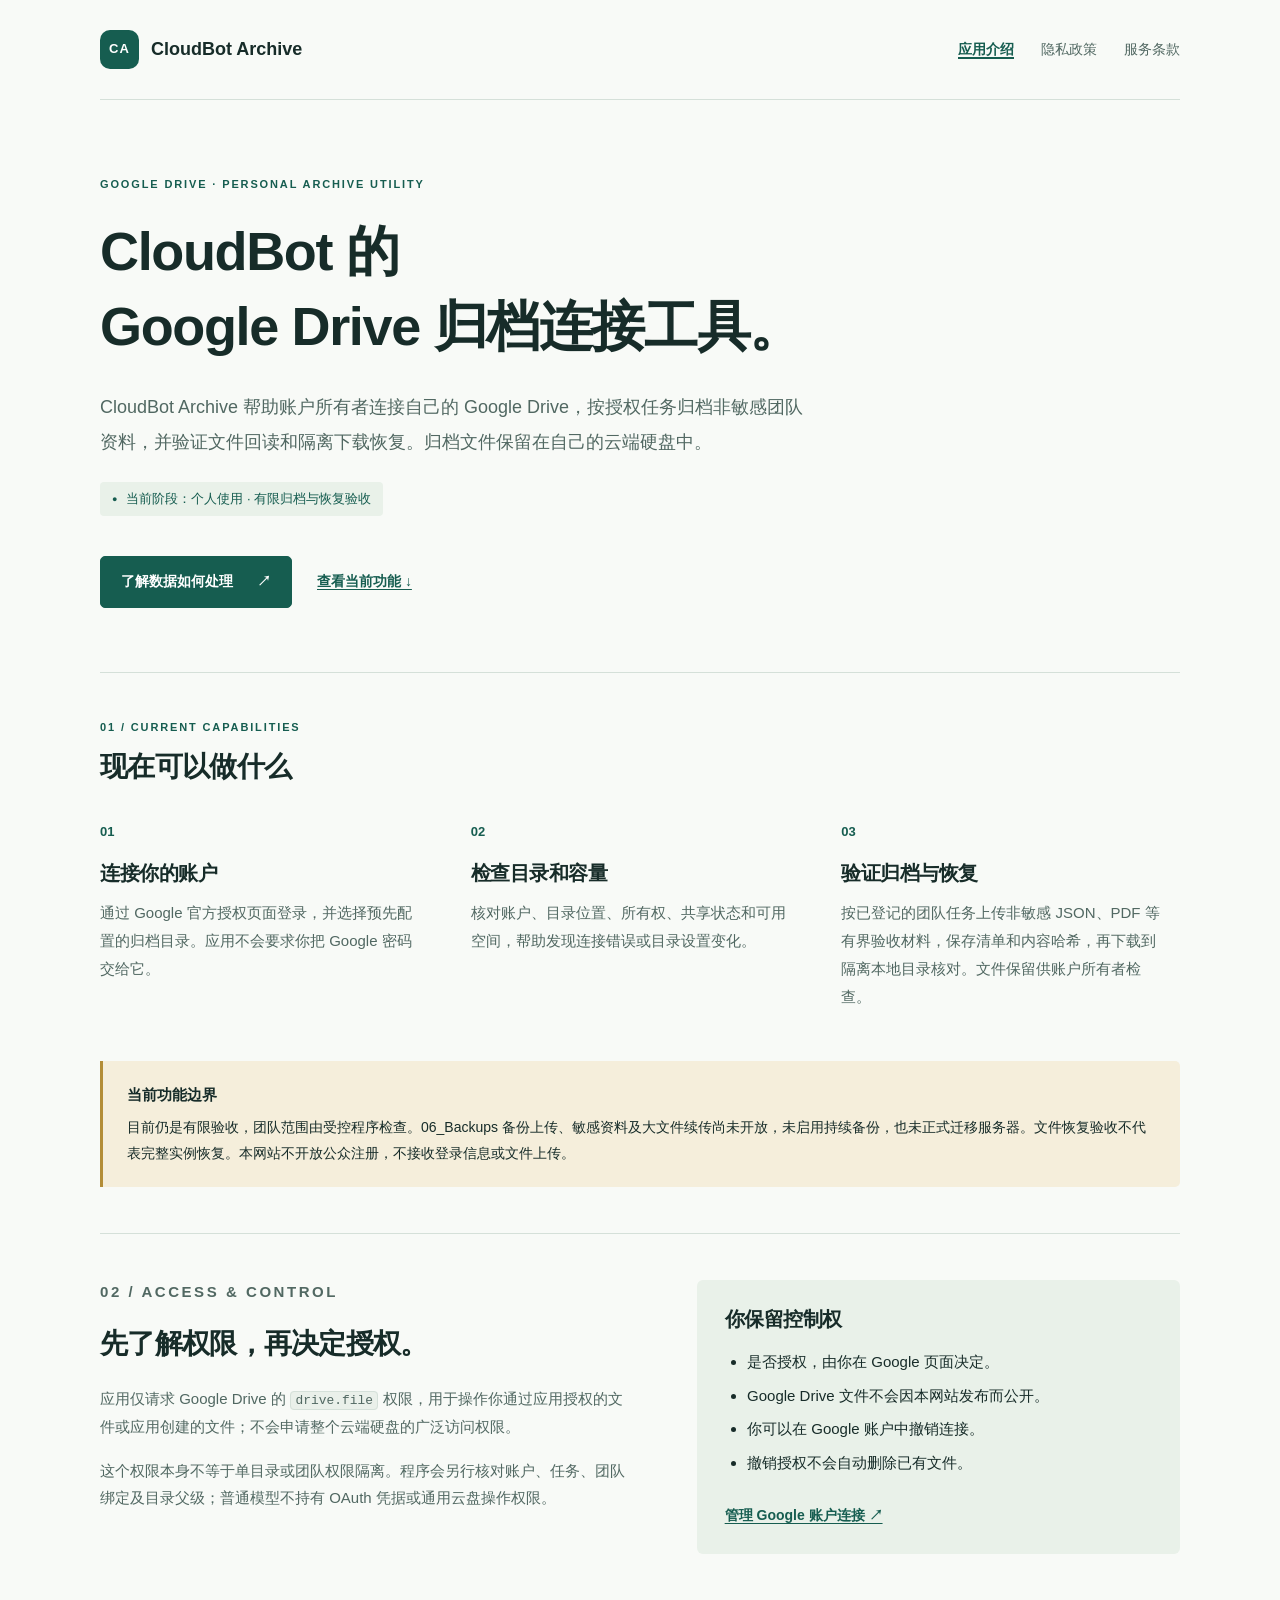
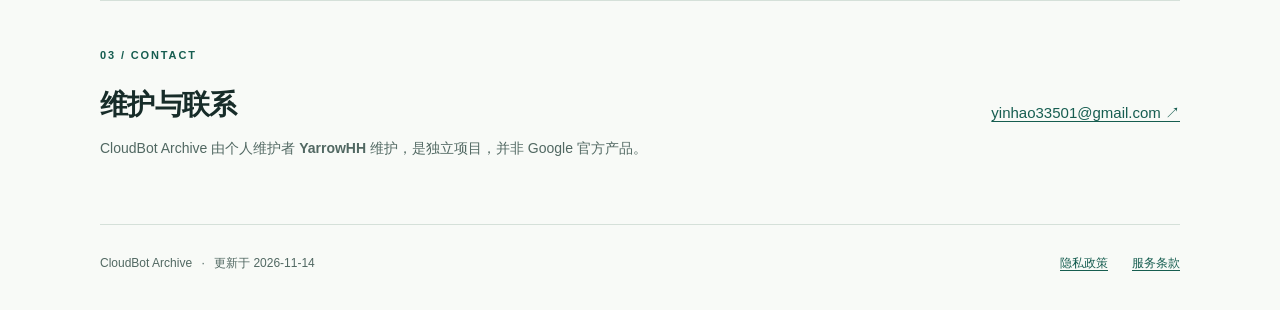
<file: index.html>
<!doctype html>
<html lang="zh-CN">
<head>
  <meta charset="utf-8">
  <meta name="viewport" content="width=device-width, initial-scale=1">
  <meta name="description" content="CloudBot Archive 是面向账户所有者的自用 Google Drive 归档连接工具。了解目前的功能、授权范围及数据处理方式。">
  <meta name="referrer" content="strict-origin-when-cross-origin">
  <title>CloudBot Archive · 应用介绍</title>
  <link rel="canonical" href="https://yarrowhh.github.io/">
  <link rel="stylesheet" href="/styles.css">
</head>
<body>
  <a class="skip" href="#main">跳到正文</a>
  <header class="site-header wrap">
    <a class="brand" href="/" aria-label="CloudBot Archive 首页"><span class="brand-mark" aria-hidden="true">CA</span><span>CloudBot Archive</span></a>
    <nav aria-label="网站导航"><a href="/" aria-current="page">应用介绍</a><a href="/privacy.html">隐私政策</a><a href="/terms.html">服务条款</a></nav>
  </header>
  <main id="main" class="wrap">
    <section class="hero" aria-labelledby="intro-title">
      <p class="eyebrow">GOOGLE DRIVE · PERSONAL ARCHIVE UTILITY</p>
      <h1 id="intro-title">CloudBot 的<br>Google Drive 归档连接工具。</h1>
      <p class="lead">CloudBot Archive 帮助账户所有者连接自己的 Google Drive，按授权任务归档非敏感团队资料，并验证文件回读和隔离下载恢复。归档文件保留在自己的云端硬盘中。</p>
      <p class="status"><span aria-hidden="true">●</span> 当前阶段：个人使用 · 有限归档与恢复验收</p>
      <div class="hero-links"><a class="button" href="/privacy.html">了解数据如何处理 <span aria-hidden="true">↗</span></a><a class="text-link" href="#capabilities">查看当前功能 ↓</a></div>
    </section>
    <section class="section" id="capabilities" aria-labelledby="capabilities-title">
      <div class="section-heading"><p class="eyebrow">01 / CURRENT CAPABILITIES</p><h2 id="capabilities-title">现在可以做什么</h2></div>
      <div class="features">
        <article><span class="number">01</span><h3>连接你的账户</h3><p>通过 Google 官方授权页面登录，并选择预先配置的归档目录。应用不会要求你把 Google 密码交给它。</p></article>
        <article><span class="number">02</span><h3>检查目录和容量</h3><p>核对账户、目录位置、所有权、共享状态和可用空间，帮助发现连接错误或目录设置变化。</p></article>
        <article><span class="number">03</span><h3>验证归档与恢复</h3><p>按已登记的团队任务上传非敏感 JSON、PDF 等有界验收材料，保存清单和内容哈希，再下载到隔离本地目录核对。文件保留供账户所有者检查。</p></article>
      </div>
      <aside class="note"><strong>当前功能边界</strong><p>目前仍是有限验收，团队范围由受控程序检查。06_Backups 备份上传、敏感资料及大文件续传尚未开放，未启用持续备份，也未正式迁移服务器。文件恢复验收不代表完整实例恢复。本网站不开放公众注册，不接收登录信息或文件上传。</p></aside>
    </section>
    <section class="section two-columns" aria-labelledby="access-title">
      <div><p class="eyebrow">02 / ACCESS &amp; CONTROL</p><h2 id="access-title">先了解权限，再决定授权。</h2><p>应用仅请求 Google Drive 的 <code>drive.file</code> 权限，用于操作你通过应用授权的文件或应用创建的文件；不会申请整个云端硬盘的广泛访问权限。</p><p>这个权限本身不等于单目录或团队权限隔离。程序会另行核对账户、任务、团队绑定及目录父级；普通模型不持有 OAuth 凭据或通用云盘操作权限。</p></div>
      <div class="control-panel"><h3>你保留控制权</h3><ul><li>是否授权，由你在 Google 页面决定。</li><li>Google Drive 文件不会因本网站发布而公开。</li><li>你可以在 Google 账户中撤销连接。</li><li>撤销授权不会自动删除已有文件。</li></ul><a class="text-link" href="https://myaccount.google.com/connections">管理 Google 账户连接 ↗</a></div>
    </section>
    <section class="section contact" aria-labelledby="contact-title"><div><p class="eyebrow">03 / CONTACT</p><h2 id="contact-title">维护与联系</h2><p>CloudBot Archive 由个人维护者 <strong>YarrowHH</strong> 维护，是独立项目，并非 Google 官方产品。</p></div><a class="contact-address" href="mailto:yinhao33501@gmail.com">yinhao33501@gmail.com ↗</a></section>
  </main>
  <footer class="site-footer wrap"><p>CloudBot Archive <span>·</span> 更新于 2026-11-14</p><div><a href="/privacy.html">隐私政策</a><a href="/terms.html">服务条款</a></div></footer>
</body>
</html>
</file>
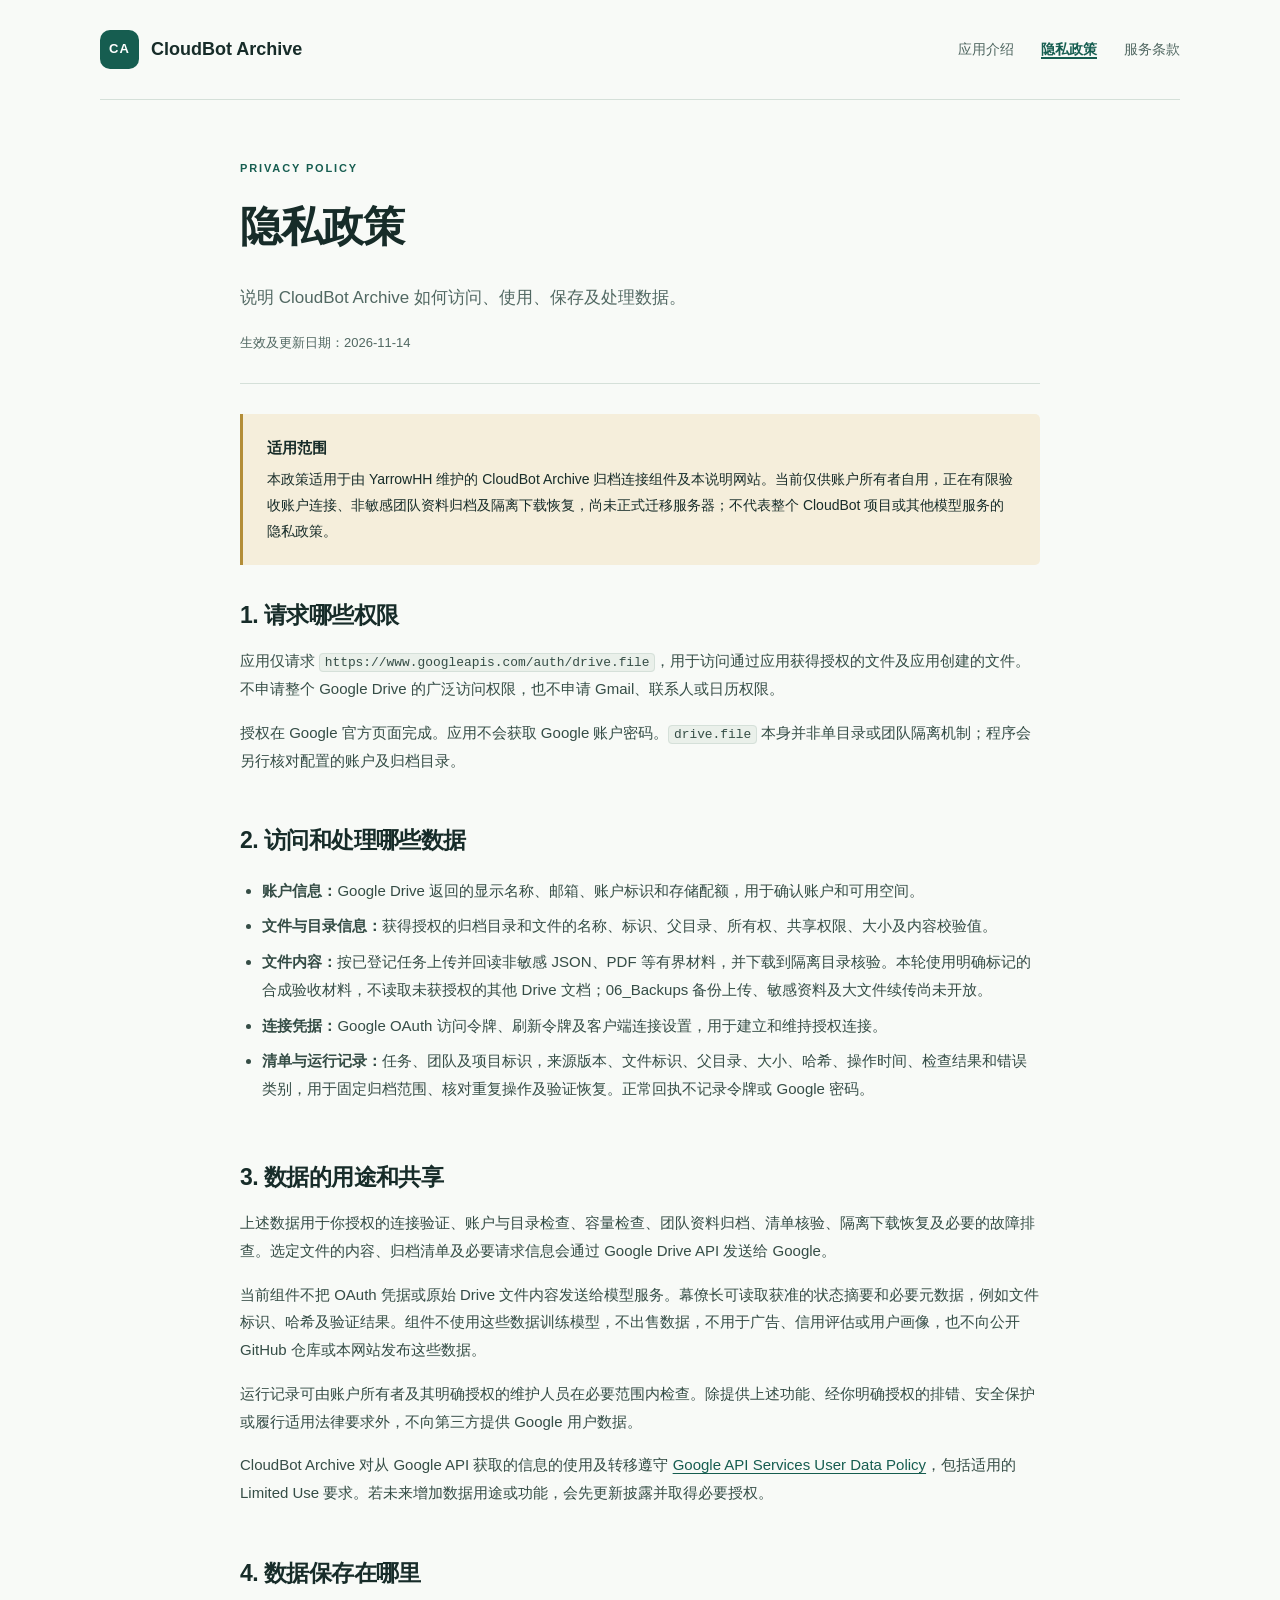
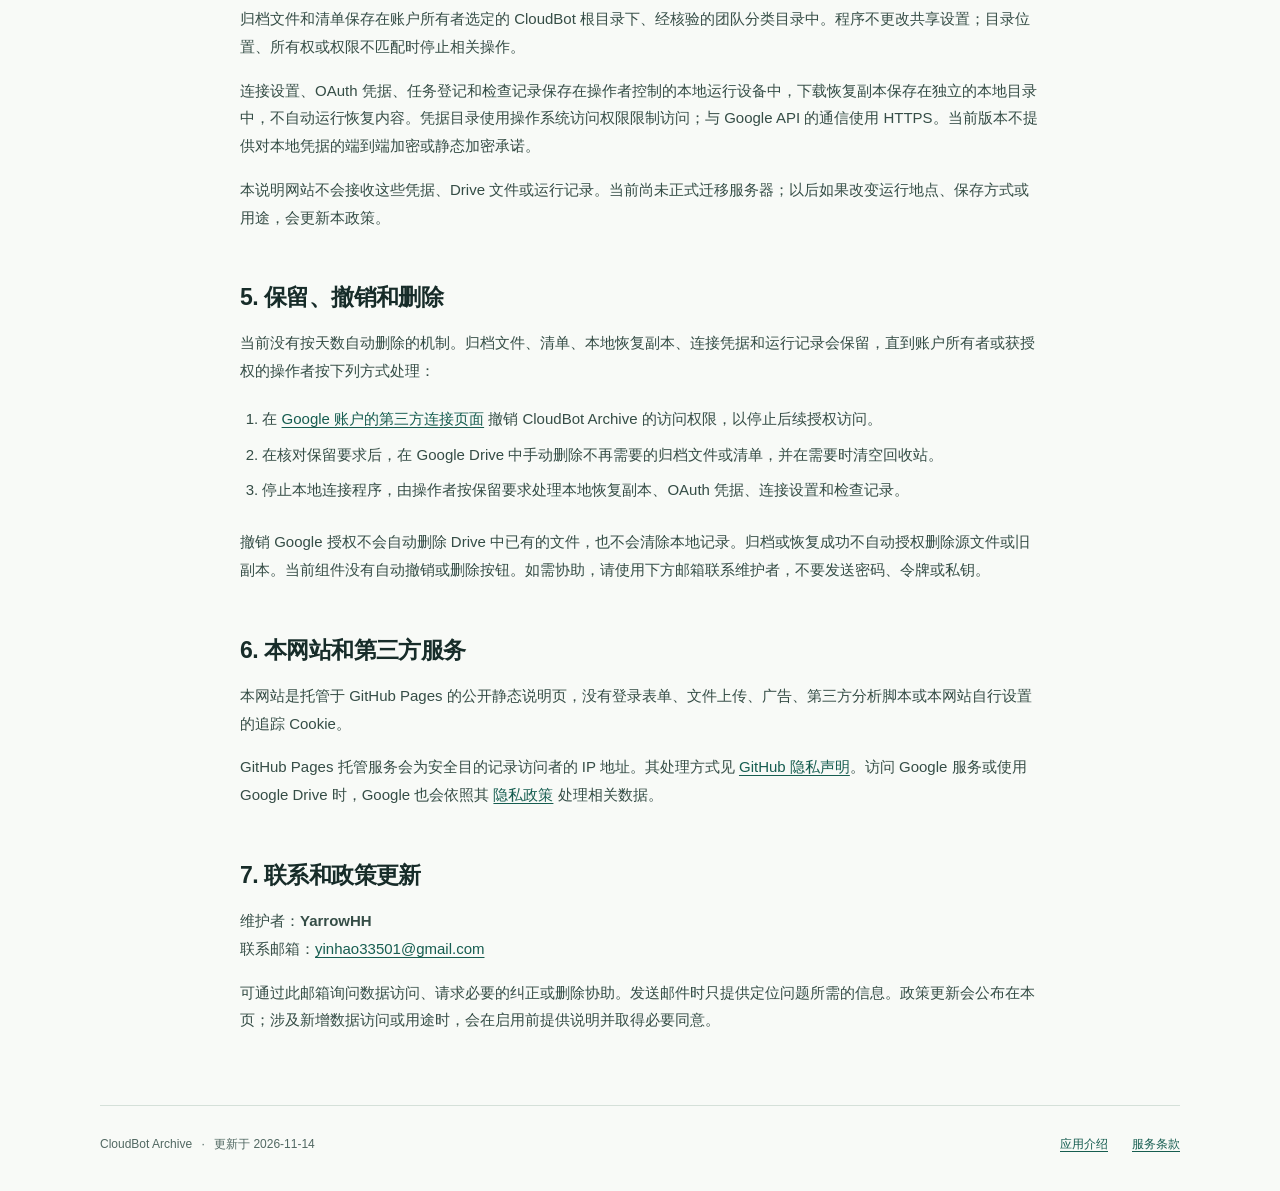
<file: privacy.html>
<!doctype html>
<html lang="zh-CN">
<head>
  <meta charset="utf-8">
  <meta name="viewport" content="width=device-width, initial-scale=1">
  <meta name="description" content="CloudBot Archive 隐私政策：Google Drive 权限、数据访问与使用、本地存储、第三方处理，以及撤销授权和删除数据的方法。">
  <meta name="referrer" content="strict-origin-when-cross-origin">
  <title>隐私政策 · CloudBot Archive</title>
  <link rel="canonical" href="https://yarrowhh.github.io/privacy.html">
  <link rel="stylesheet" href="/styles.css">
</head>
<body>
  <a class="skip" href="#main">跳到正文</a>
  <header class="site-header wrap"><a class="brand" href="/" aria-label="CloudBot Archive 首页"><span class="brand-mark" aria-hidden="true">CA</span><span>CloudBot Archive</span></a><nav aria-label="网站导航"><a href="/">应用介绍</a><a href="/privacy.html" aria-current="page">隐私政策</a><a href="/terms.html">服务条款</a></nav></header>
  <main id="main" class="wrap document">
    <header class="document-heading"><p class="eyebrow">PRIVACY POLICY</p><h1>隐私政策</h1><p class="lead">说明 CloudBot Archive 如何访问、使用、保存及处理数据。</p><p class="date">生效及更新日期：2026-11-14</p></header>
    <aside class="note"><strong>适用范围</strong><p>本政策适用于由 YarrowHH 维护的 CloudBot Archive 归档连接组件及本说明网站。当前仅供账户所有者自用，正在有限验收账户连接、非敏感团队资料归档及隔离下载恢复，尚未正式迁移服务器；不代表整个 CloudBot 项目或其他模型服务的隐私政策。</p></aside>
    <section><h2>1. 请求哪些权限</h2><p>应用仅请求 <code>https://www.googleapis.com/auth/drive.file</code>，用于访问通过应用获得授权的文件及应用创建的文件。不申请整个 Google Drive 的广泛访问权限，也不申请 Gmail、联系人或日历权限。</p><p>授权在 Google 官方页面完成。应用不会获取 Google 账户密码。<code>drive.file</code> 本身并非单目录或团队隔离机制；程序会另行核对配置的账户及归档目录。</p></section>
    <section><h2>2. 访问和处理哪些数据</h2><ul><li><strong>账户信息：</strong>Google Drive 返回的显示名称、邮箱、账户标识和存储配额，用于确认账户和可用空间。</li><li><strong>文件与目录信息：</strong>获得授权的归档目录和文件的名称、标识、父目录、所有权、共享权限、大小及内容校验值。</li><li><strong>文件内容：</strong>按已登记任务上传并回读非敏感 JSON、PDF 等有界材料，并下载到隔离目录核验。本轮使用明确标记的合成验收材料，不读取未获授权的其他 Drive 文档；06_Backups 备份上传、敏感资料及大文件续传尚未开放。</li><li><strong>连接凭据：</strong>Google OAuth 访问令牌、刷新令牌及客户端连接设置，用于建立和维持授权连接。</li><li><strong>清单与运行记录：</strong>任务、团队及项目标识，来源版本、文件标识、父目录、大小、哈希、操作时间、检查结果和错误类别，用于固定归档范围、核对重复操作及验证恢复。正常回执不记录令牌或 Google 密码。</li></ul></section>
    <section><h2>3. 数据的用途和共享</h2><p>上述数据用于你授权的连接验证、账户与目录检查、容量检查、团队资料归档、清单核验、隔离下载恢复及必要的故障排查。选定文件的内容、归档清单及必要请求信息会通过 Google Drive API 发送给 Google。</p><p>当前组件不把 OAuth 凭据或原始 Drive 文件内容发送给模型服务。幕僚长可读取获准的状态摘要和必要元数据，例如文件标识、哈希及验证结果。组件不使用这些数据训练模型，不出售数据，不用于广告、信用评估或用户画像，也不向公开 GitHub 仓库或本网站发布这些数据。</p><p>运行记录可由账户所有者及其明确授权的维护人员在必要范围内检查。除提供上述功能、经你明确授权的排错、安全保护或履行适用法律要求外，不向第三方提供 Google 用户数据。</p><p>CloudBot Archive 对从 Google API 获取的信息的使用及转移遵守 <a href="https://developers.google.com/terms/api-services-user-data-policy">Google API Services User Data Policy</a>，包括适用的 Limited Use 要求。若未来增加数据用途或功能，会先更新披露并取得必要授权。</p></section>
    <section><h2>4. 数据保存在哪里</h2><p>归档文件和清单保存在账户所有者选定的 CloudBot 根目录下、经核验的团队分类目录中。程序不更改共享设置；目录位置、所有权或权限不匹配时停止相关操作。</p><p>连接设置、OAuth 凭据、任务登记和检查记录保存在操作者控制的本地运行设备中，下载恢复副本保存在独立的本地目录中，不自动运行恢复内容。凭据目录使用操作系统访问权限限制访问；与 Google API 的通信使用 HTTPS。当前版本不提供对本地凭据的端到端加密或静态加密承诺。</p><p>本说明网站不会接收这些凭据、Drive 文件或运行记录。当前尚未正式迁移服务器；以后如果改变运行地点、保存方式或用途，会更新本政策。</p></section>
    <section><h2>5. 保留、撤销和删除</h2><p>当前没有按天数自动删除的机制。归档文件、清单、本地恢复副本、连接凭据和运行记录会保留，直到账户所有者或获授权的操作者按下列方式处理：</p><ol><li>在 <a href="https://myaccount.google.com/connections">Google 账户的第三方连接页面</a> 撤销 CloudBot Archive 的访问权限，以停止后续授权访问。</li><li>在核对保留要求后，在 Google Drive 中手动删除不再需要的归档文件或清单，并在需要时清空回收站。</li><li>停止本地连接程序，由操作者按保留要求处理本地恢复副本、OAuth 凭据、连接设置和检查记录。</li></ol><p>撤销 Google 授权不会自动删除 Drive 中已有的文件，也不会清除本地记录。归档或恢复成功不自动授权删除源文件或旧副本。当前组件没有自动撤销或删除按钮。如需协助，请使用下方邮箱联系维护者，不要发送密码、令牌或私钥。</p></section>
    <section><h2>6. 本网站和第三方服务</h2><p>本网站是托管于 GitHub Pages 的公开静态说明页，没有登录表单、文件上传、广告、第三方分析脚本或本网站自行设置的追踪 Cookie。</p><p>GitHub Pages 托管服务会为安全目的记录访问者的 IP 地址。其处理方式见 <a href="https://docs.github.com/en/site-policy/privacy-policies/github-general-privacy-statement">GitHub 隐私声明</a>。访问 Google 服务或使用 Google Drive 时，Google 也会依照其 <a href="https://policies.google.com/privacy">隐私政策</a> 处理相关数据。</p></section>
    <section><h2>7. 联系和政策更新</h2><p>维护者：<strong>YarrowHH</strong><br>联系邮箱：<a href="mailto:yinhao33501@gmail.com">yinhao33501@gmail.com</a></p><p>可通过此邮箱询问数据访问、请求必要的纠正或删除协助。发送邮件时只提供定位问题所需的信息。政策更新会公布在本页；涉及新增数据访问或用途时，会在启用前提供说明并取得必要同意。</p></section>
  </main>
  <footer class="site-footer wrap"><p>CloudBot Archive <span>·</span> 更新于 2026-11-14</p><div><a href="/">应用介绍</a><a href="/terms.html">服务条款</a></div></footer>
</body>
</html>
</file>
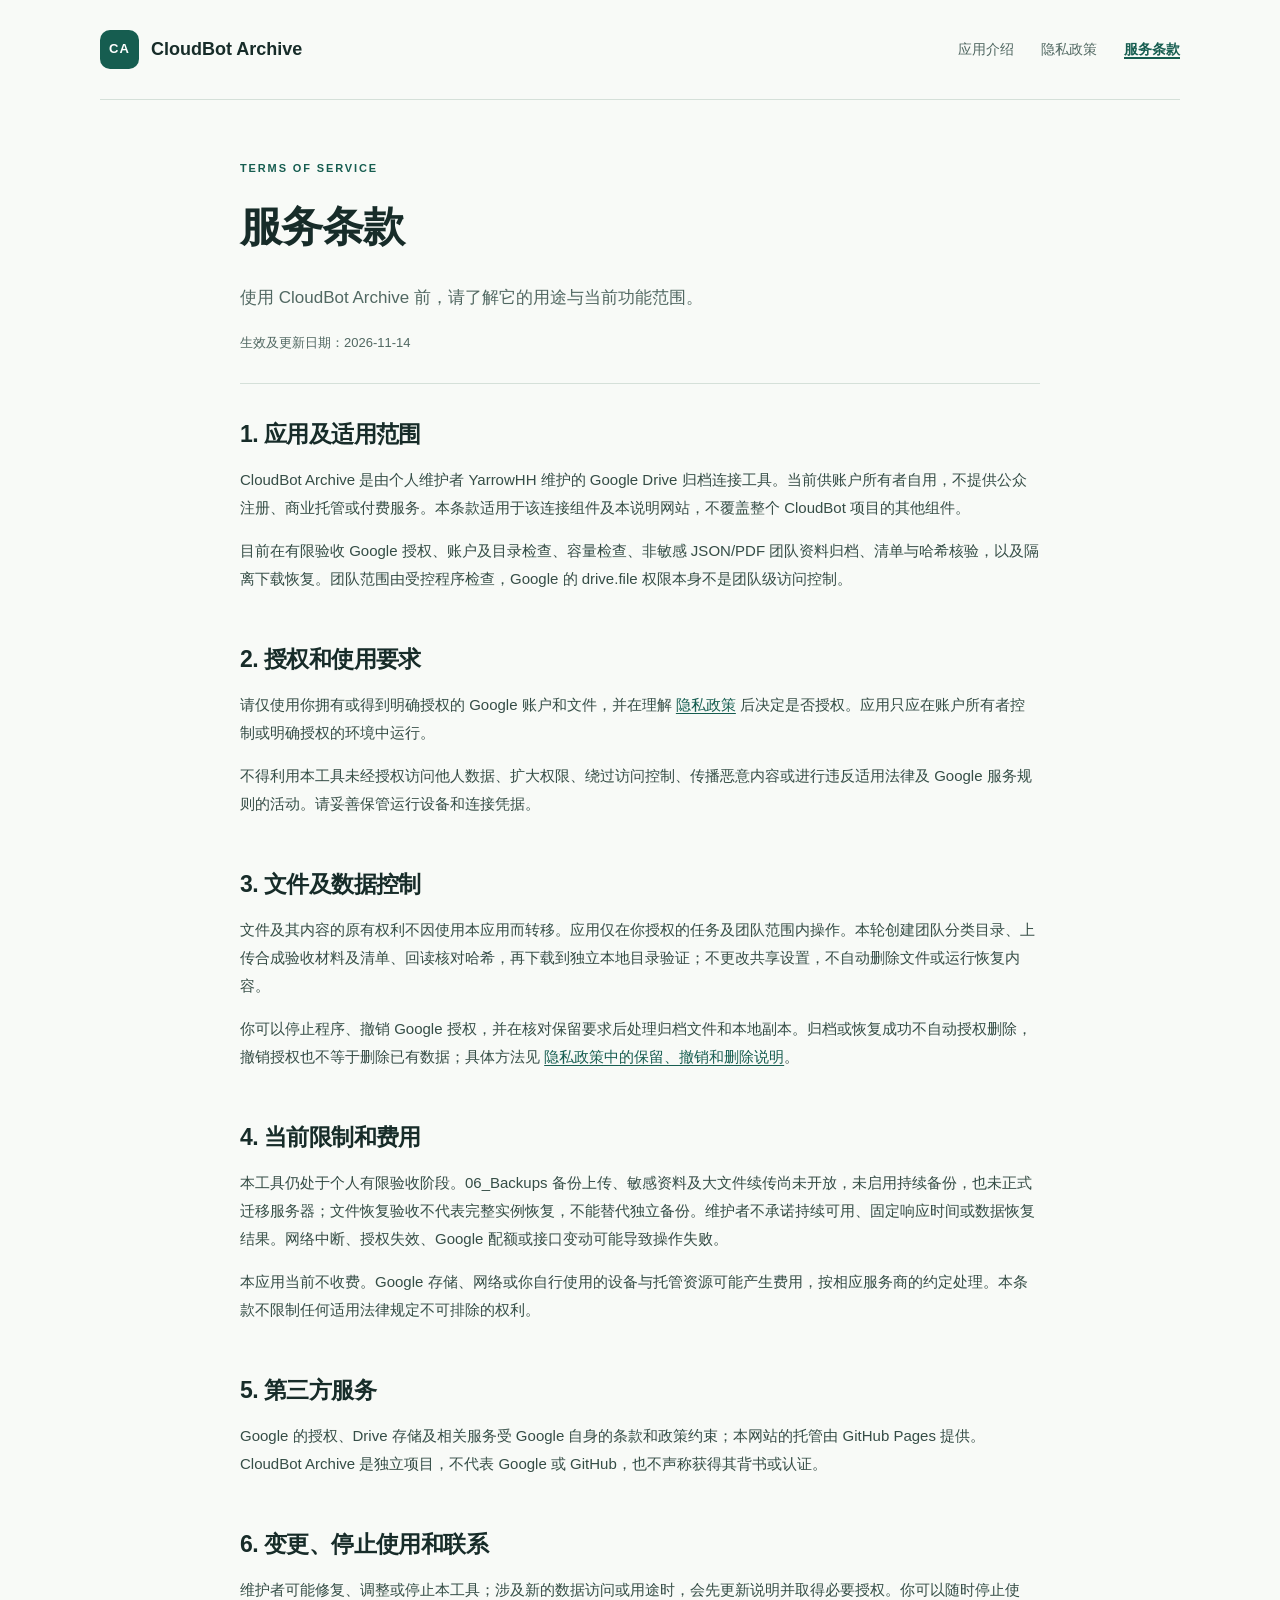
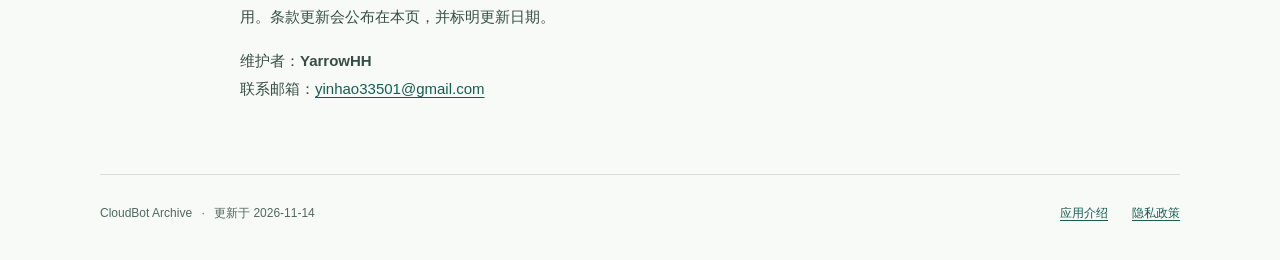
<file: terms.html>
<!doctype html>
<html lang="zh-CN">
<head>
  <meta charset="utf-8">
  <meta name="viewport" content="width=device-width, initial-scale=1">
  <meta name="description" content="CloudBot Archive 服务条款：个人使用范围、账户授权、文件控制、当前功能限制及联系方式。">
  <meta name="referrer" content="strict-origin-when-cross-origin">
  <title>服务条款 · CloudBot Archive</title>
  <link rel="canonical" href="https://yarrowhh.github.io/terms.html">
  <link rel="stylesheet" href="/styles.css">
</head>
<body>
  <a class="skip" href="#main">跳到正文</a>
  <header class="site-header wrap"><a class="brand" href="/" aria-label="CloudBot Archive 首页"><span class="brand-mark" aria-hidden="true">CA</span><span>CloudBot Archive</span></a><nav aria-label="网站导航"><a href="/">应用介绍</a><a href="/privacy.html">隐私政策</a><a href="/terms.html" aria-current="page">服务条款</a></nav></header>
  <main id="main" class="wrap document">
    <header class="document-heading"><p class="eyebrow">TERMS OF SERVICE</p><h1>服务条款</h1><p class="lead">使用 CloudBot Archive 前，请了解它的用途与当前功能范围。</p><p class="date">生效及更新日期：2026-11-14</p></header>
    <section><h2>1. 应用及适用范围</h2><p>CloudBot Archive 是由个人维护者 YarrowHH 维护的 Google Drive 归档连接工具。当前供账户所有者自用，不提供公众注册、商业托管或付费服务。本条款适用于该连接组件及本说明网站，不覆盖整个 CloudBot 项目的其他组件。</p><p>目前在有限验收 Google 授权、账户及目录检查、容量检查、非敏感 JSON/PDF 团队资料归档、清单与哈希核验，以及隔离下载恢复。团队范围由受控程序检查，Google 的 drive.file 权限本身不是团队级访问控制。</p></section>
    <section><h2>2. 授权和使用要求</h2><p>请仅使用你拥有或得到明确授权的 Google 账户和文件，并在理解 <a href="/privacy.html">隐私政策</a> 后决定是否授权。应用只应在账户所有者控制或明确授权的环境中运行。</p><p>不得利用本工具未经授权访问他人数据、扩大权限、绕过访问控制、传播恶意内容或进行违反适用法律及 Google 服务规则的活动。请妥善保管运行设备和连接凭据。</p></section>
    <section><h2>3. 文件及数据控制</h2><p>文件及其内容的原有权利不因使用本应用而转移。应用仅在你授权的任务及团队范围内操作。本轮创建团队分类目录、上传合成验收材料及清单、回读核对哈希，再下载到独立本地目录验证；不更改共享设置，不自动删除文件或运行恢复内容。</p><p>你可以停止程序、撤销 Google 授权，并在核对保留要求后处理归档文件和本地副本。归档或恢复成功不自动授权删除，撤销授权也不等于删除已有数据；具体方法见 <a href="/privacy.html">隐私政策中的保留、撤销和删除说明</a>。</p></section>
    <section><h2>4. 当前限制和费用</h2><p>本工具仍处于个人有限验收阶段。06_Backups 备份上传、敏感资料及大文件续传尚未开放，未启用持续备份，也未正式迁移服务器；文件恢复验收不代表完整实例恢复，不能替代独立备份。维护者不承诺持续可用、固定响应时间或数据恢复结果。网络中断、授权失效、Google 配额或接口变动可能导致操作失败。</p><p>本应用当前不收费。Google 存储、网络或你自行使用的设备与托管资源可能产生费用，按相应服务商的约定处理。本条款不限制任何适用法律规定不可排除的权利。</p></section>
    <section><h2>5. 第三方服务</h2><p>Google 的授权、Drive 存储及相关服务受 Google 自身的条款和政策约束；本网站的托管由 GitHub Pages 提供。CloudBot Archive 是独立项目，不代表 Google 或 GitHub，也不声称获得其背书或认证。</p></section>
    <section><h2>6. 变更、停止使用和联系</h2><p>维护者可能修复、调整或停止本工具；涉及新的数据访问或用途时，会先更新说明并取得必要授权。你可以随时停止使用。条款更新会公布在本页，并标明更新日期。</p><p>维护者：<strong>YarrowHH</strong><br>联系邮箱：<a href="mailto:yinhao33501@gmail.com">yinhao33501@gmail.com</a></p></section>
  </main>
  <footer class="site-footer wrap"><p>CloudBot Archive <span>·</span> 更新于 2026-11-14</p><div><a href="/">应用介绍</a><a href="/privacy.html">隐私政策</a></div></footer>
</body>
</html>
</file>
<file: styles.css>
:root{color-scheme:light;--paper:#f8faf7;--surface:#fff;--ink:#172c29;--muted:#516862;--line:#d5e0d9;--accent:#165d50;--wash:#e9f1e9;--warm:#f5eedb}
*{box-sizing:border-box}
html{scroll-padding-top:1.5rem}
body{margin:0;background:var(--paper);color:var(--ink);font-family:Inter,-apple-system,BlinkMacSystemFont,"Segoe UI","PingFang SC","Microsoft YaHei",sans-serif;font-size:16px;line-height:1.85;-webkit-font-smoothing:antialiased}
a{color:var(--accent);text-underline-offset:.22em;overflow-wrap:anywhere}
a:hover{text-decoration-thickness:2px}
a:focus-visible{outline:3px solid #c16821;outline-offset:5px;border-radius:2px}
.wrap{width:min(1080px,calc(100% - 64px));margin-inline:auto}
.skip{position:absolute;left:16px;top:-80px;background:var(--ink);color:#fff;padding:10px 16px;z-index:2}.skip:focus{top:12px}
.site-header{min-height:100px;display:flex;align-items:center;justify-content:space-between;gap:24px;border-bottom:1px solid var(--line)}
.brand{display:inline-flex;align-items:center;gap:12px;font-weight:700;font-size:18px;text-decoration:none;color:var(--ink);white-space:nowrap}
.brand-mark{display:grid;place-items:center;width:39px;height:39px;background:var(--accent);color:#fff;border-radius:10px;font-size:13px;letter-spacing:.08em}
nav{display:flex;gap:27px;flex-wrap:wrap}nav a{font-size:14px;text-decoration:none;color:var(--muted);padding:10px 0}nav a[aria-current=page]{color:var(--accent);font-weight:700;text-decoration:underline;text-decoration-thickness:2px}
.hero{padding:76px 0 64px;max-width:850px}
.eyebrow{font-size:11px;letter-spacing:.17em;font-weight:700;color:var(--accent);margin:0 0 20px;line-height:1.6}
h1,h2,h3{line-height:1.4;letter-spacing:-.025em}h1{font-size:clamp(32px,4.7vw,54px);margin:0 0 25px;font-weight:650}h2{font-size:28px;margin:0 0 22px;font-weight:650}h3{font-size:20px;margin:14px 0 12px;font-weight:650}p{margin:0 0 16px}
.lead{font-size:18px;line-height:1.95;color:var(--muted);max-width:720px}
.status{display:inline-flex;gap:9px;align-items:center;padding:5px 12px;background:var(--wash);border-radius:4px;color:var(--accent);font-size:13px;margin-top:6px}
.status span{font-size:9px}.hero-links{display:flex;align-items:center;flex-wrap:wrap;gap:25px;margin-top:24px}
.button{display:inline-flex;gap:24px;padding:12px 20px;background:var(--accent);border:1px solid var(--accent);color:#fff;text-decoration:none;border-radius:5px;font-size:14px;font-weight:600}.button:hover{background:#10483e}.text-link{font-size:14px;font-weight:600}
.section{padding:46px 0;border-top:1px solid var(--line)}.section-heading .eyebrow{margin-bottom:10px}.section-heading h2{margin-bottom:30px}
.features{display:grid;grid-template-columns:repeat(3,minmax(0,1fr));gap:32px}.features article{padding:0 20px 10px 0}.features p{font-size:15px;color:var(--muted)}.number{font-size:13px;color:var(--accent);font-weight:700}
.note{background:var(--warm);border-left:3px solid #b38d37;padding:20px 24px;margin-top:25px;font-size:14px;border-radius:0 5px 5px 0}.note strong{display:block;font-size:15px;margin-bottom:6px}.note p:last-child{margin-bottom:0}
.two-columns{display:grid;grid-template-columns:1.1fr 1fr;gap:65px;align-items:start}.two-columns p{font-size:15px;color:var(--muted)}.control-panel{padding:25px 28px;background:var(--wash);border-radius:6px}.control-panel h3{margin-top:0}.control-panel li{font-size:15px;padding:3px 0}
ul,ol{padding-left:1.4rem;margin:12px 0 20px}li{padding:4px 0}code{font-size:.86em;background:#eaf0ea;border:1px solid var(--line);padding:.1em .35em;border-radius:4px;overflow-wrap:anywhere}
.contact{display:flex;align-items:center;justify-content:space-between;gap:32px}.contact p{font-size:14px;color:var(--muted);max-width:580px}.contact .eyebrow{font-size:11px;color:var(--accent)}.contact h2{margin-bottom:12px}.contact-address{font-size:15px;white-space:nowrap}
.site-footer{display:flex;align-items:center;justify-content:space-between;gap:20px;padding:27px 0 36px;border-top:1px solid var(--line);color:var(--muted);font-size:12px}.site-footer p{margin:0}.site-footer span{padding:0 6px}.site-footer div{display:flex;gap:24px}
.document{max-width:800px;padding-bottom:55px}.document-heading{padding:60px 0 28px;border-bottom:1px solid var(--line)}.document h1{font-size:42px}.document .lead{font-size:17px}.date{font-size:13px;color:var(--muted);margin-bottom:0}.document section{padding-top:34px}.document h2{font-size:23px;margin-bottom:16px}.document section p,.document li{font-size:15px;color:#354d46}.document .note{margin-top:30px}.document .note p{font-size:14px}
@media(max-width:760px){.wrap{width:calc(100% - 40px)}.site-header{padding:22px 0;align-items:flex-start;flex-direction:column;gap:14px;min-height:0}nav{gap:24px}nav a{padding:2px 0}.hero{padding:44px 0 42px}.lead{font-size:16px}.section{padding:34px 0}h2{font-size:25px}.features{grid-template-columns:1fr;gap:19px}.features article{padding:0 0 16px;border-bottom:1px solid var(--line)}.features article:last-child{border-bottom:0}.features h3{margin-top:5px}.two-columns{grid-template-columns:1fr;gap:22px}.contact{align-items:flex-start;flex-direction:column;gap:4px}.contact-address{white-space:normal}.site-footer{align-items:flex-start;flex-direction:column;gap:10px}.document-heading{padding-top:40px}.document h1{font-size:34px}.note{padding:17px 19px}.hero-links{gap:18px}.eyebrow{letter-spacing:.1em;font-size:10px}}
@media(prefers-reduced-motion:reduce){html{scroll-behavior:auto}}
</file>
